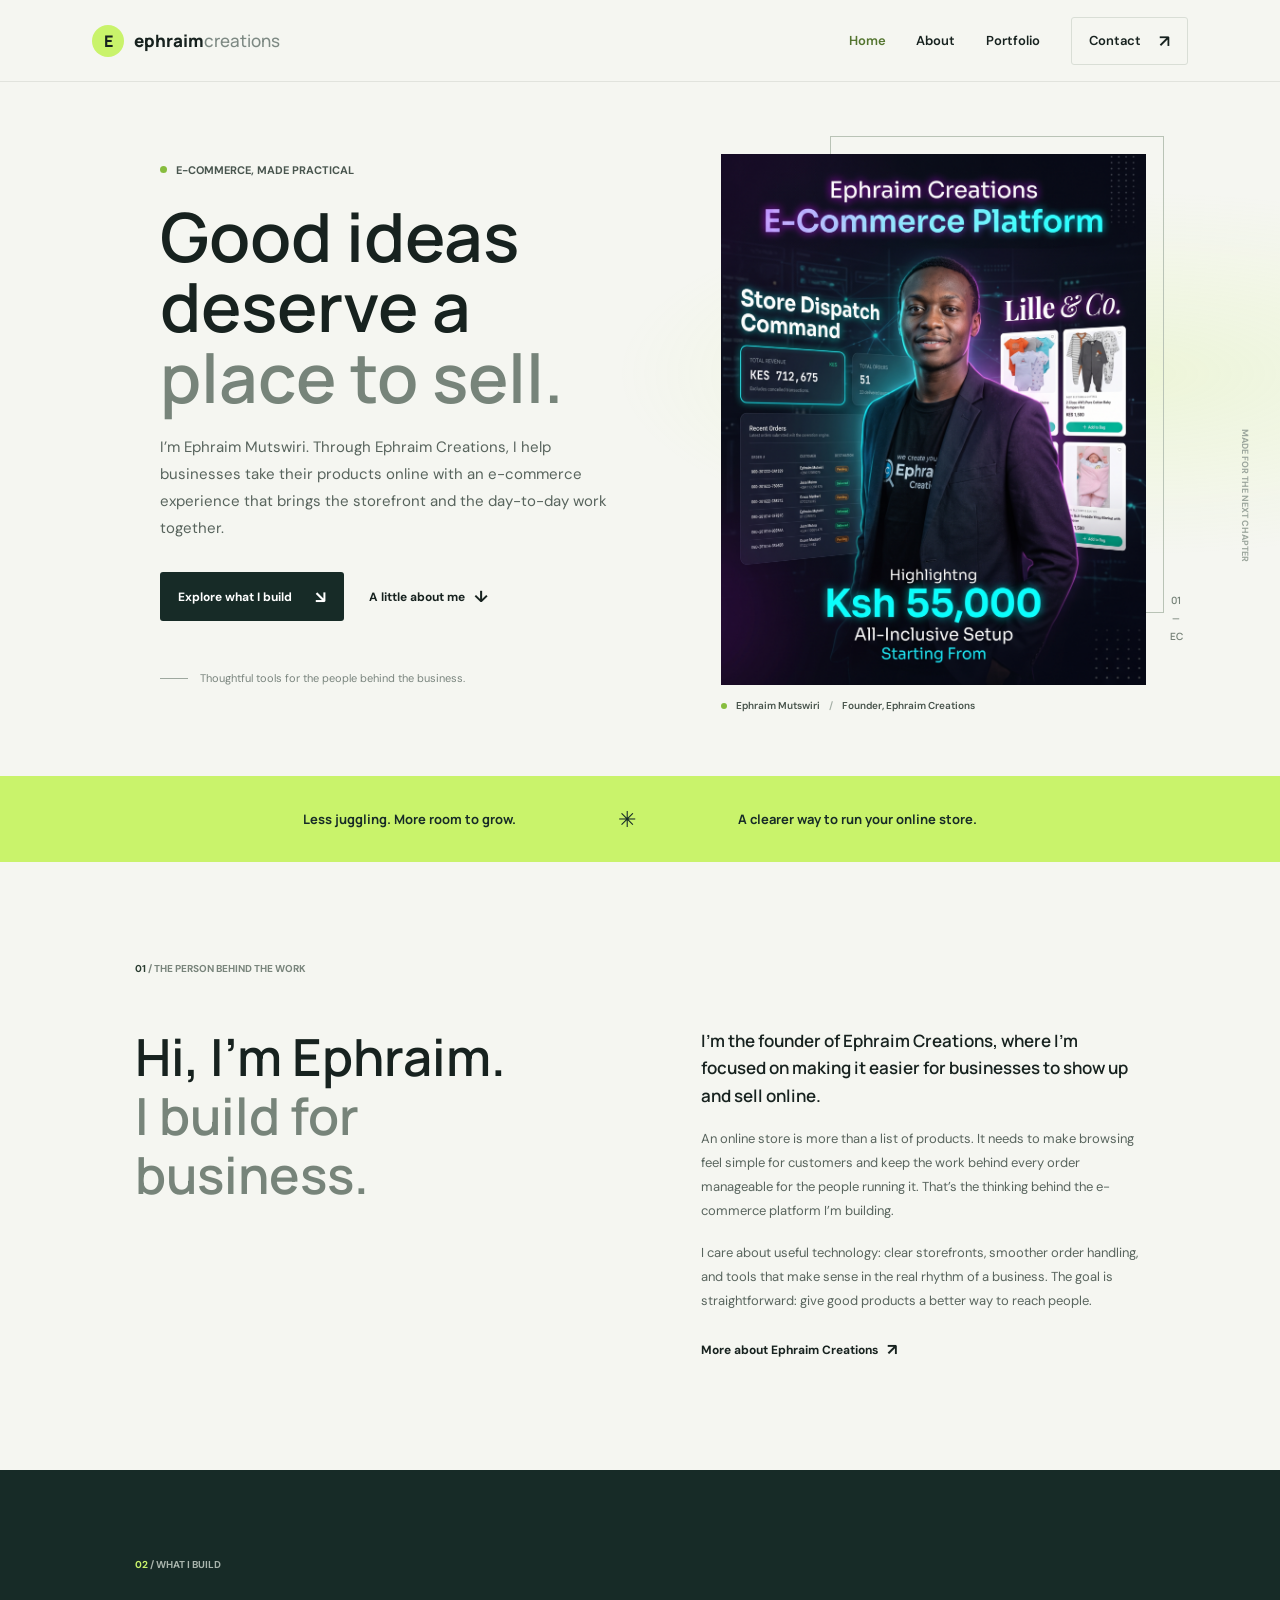
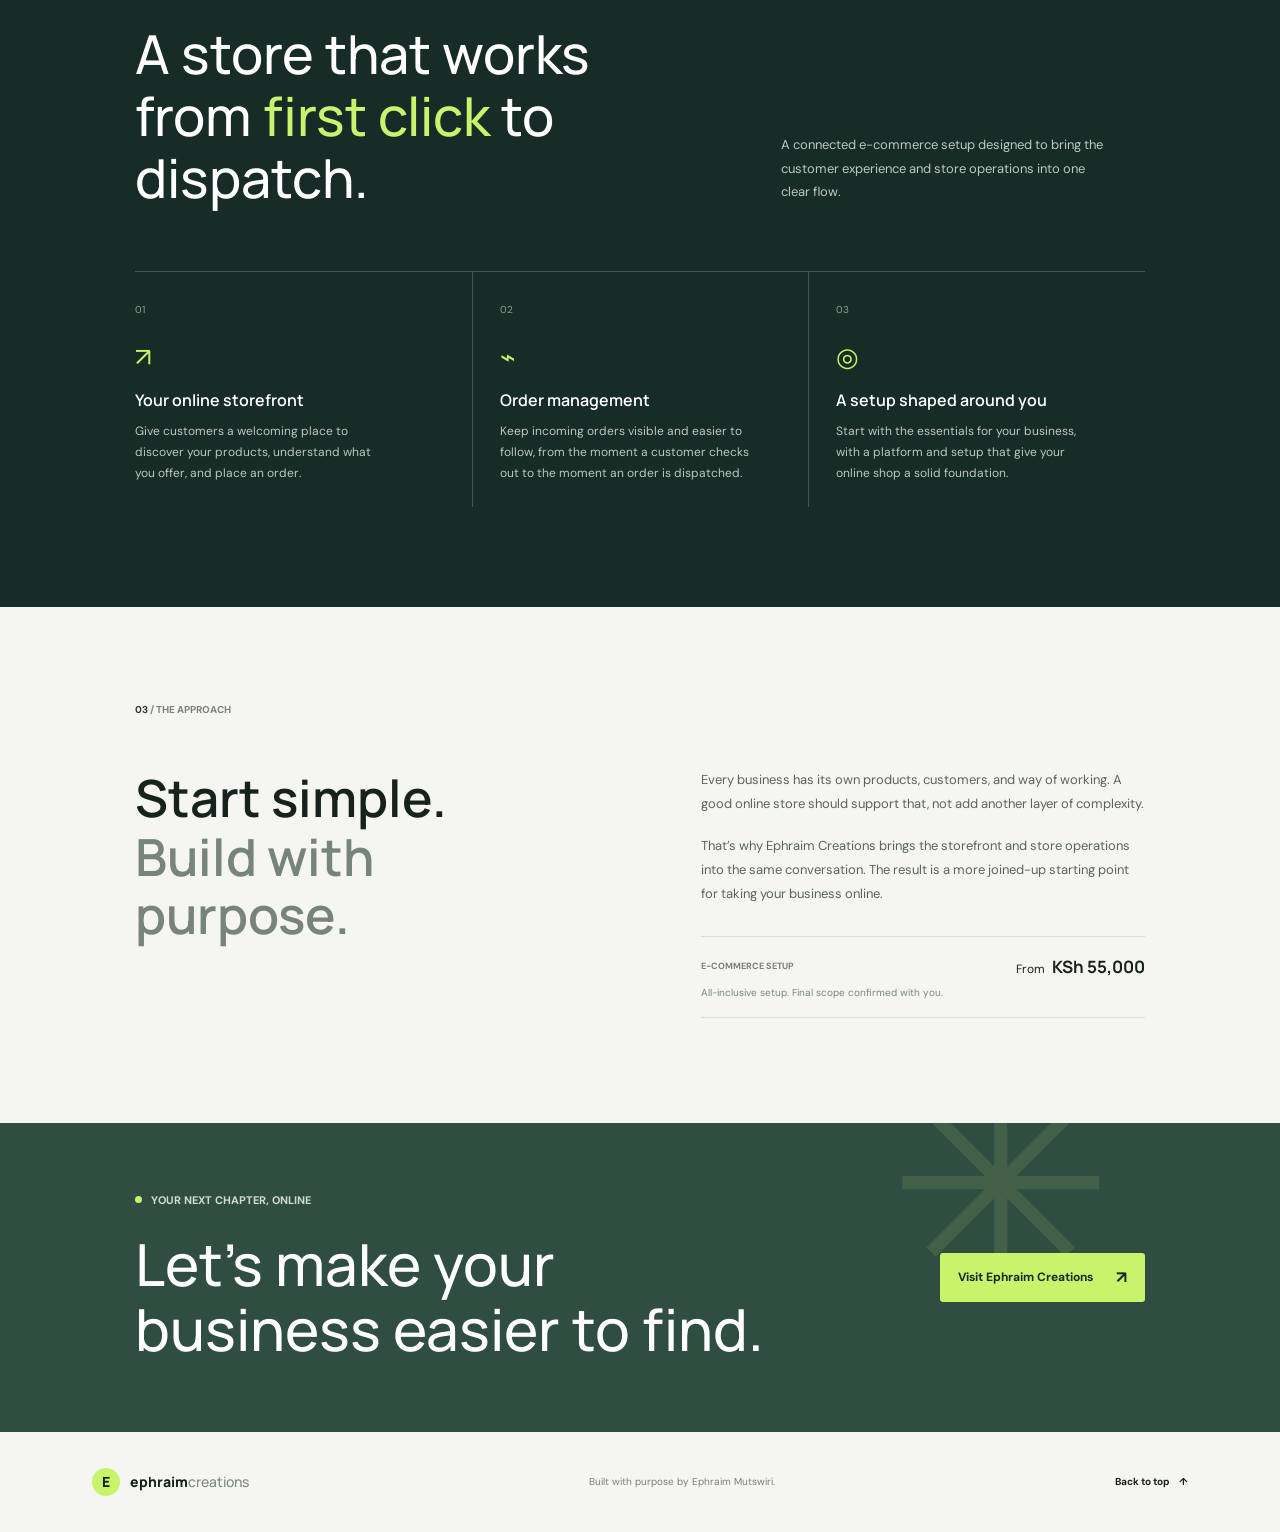
<file: index.html>
<!DOCTYPE html>
<html lang="en">
<head>
    <meta charset="UTF-8">
    <meta name="viewport" content="width=device-width, initial-scale=1.0">
    <meta name="theme-color" content="#f5f6f1">
    <meta name="description" content="Ephraim Creations builds practical e-commerce experiences for businesses ready to sell online.">
    <title>Ephraim Creations | E-commerce made practical</title>
    <link rel="preconnect" href="https://fonts.googleapis.com">
    <link rel="preconnect" href="https://fonts.gstatic.com" crossorigin>
    <link href="https://fonts.googleapis.com/css2?family=DM+Sans:wght@400;500;600;700&family=Manrope:wght@400;500;600;700;800&display=swap" rel="stylesheet">
    <link rel="stylesheet" href="./css/styles.css">
    
</head>
<body>
    <header class="site-header" id="page-top">
        <a class="wordmark" href="./" aria-label="Ephraim Creations home">
            <span class="wordmark-mark" aria-hidden="true">E</span>
            <span>ephraim<span class="wordmark-light">creations</span></span>
        </a>
        <button class="menu-toggle" type="button" aria-expanded="false" aria-controls="site-nav" aria-label="Open navigation">
            <span></span>
            <span></span>
        </button>
        <nav class="site-nav" id="site-nav" aria-label="Main navigation">
            <a href="./" aria-current="page">Home</a>
            <a href="./about/">About</a>
            <a href="./portfolio/">Portfolio</a>
            <a class="nav-contact" href="./contact/">Contact <span aria-hidden="true">↗</span></a>
        </nav>
    </header>
    <main>
        <section class="hero" id="home">
            <div class="hero-copy">
                <p class="eyebrow"><span class="eyebrow-dot"></span> E-commerce, made practical</p>
                <h1>Good ideas deserve a <span>place to sell.</span></h1>
                <p class="hero-intro">I’m Ephraim Mutswiri. Through Ephraim Creations, I help businesses take their products online with an e-commerce experience that brings the storefront and the day-to-day work together.</p>
                <div class="hero-actions">
                    <a class="button button-dark" href="#what-i-build">Explore what I build <span aria-hidden="true">↘</span></a>
                    <a class="text-link" href="#about">A little about me <span aria-hidden="true">↓</span></a>
                </div>
                <div class="hero-note"><span class="note-line"></span><span>Thoughtful tools for the people behind the business.</span></div>
            </div>
            <figure class="hero-portrait">
                <img src="./images/Eph.jpg" alt="Ephraim Mutswiri presenting the Ephraim Creations e-commerce platform">
                <figcaption><span class="caption-dot"></span> Ephraim Mutswiri <span class="caption-divider">/</span> Founder, Ephraim Creations</figcaption>
                <span class="portrait-index" aria-hidden="true">01<br>—<br>EC</span>
            </figure>
            <span class="hero-side-note" aria-hidden="true">MADE FOR THE NEXT CHAPTER</span>
        </section>
        <section class="intro-strip" aria-label="Studio introduction">
            <p>Less juggling. More room to grow.</p>
            <span class="strip-mark" aria-hidden="true">✳</span>
            <p>A clearer way to run your online store.</p>
        </section>
        <section class="about section-wrap" id="about">
            <div class="section-label"><span>01</span> / THE PERSON BEHIND THE WORK</div>
            <div class="about-grid">
                <h2>Hi, I’m Ephraim.<br><span>I build for business.</span></h2>
                <div class="about-copy">
                    <p class="about-lead">I’m the founder of Ephraim Creations, where I’m focused on making it easier for businesses to show up and sell online.</p>
                    <p>An online store is more than a list of products. It needs to make browsing feel simple for customers and keep the work behind every order manageable for the people running it. That’s the thinking behind the e-commerce platform I’m building.</p>
                    <p>I care about useful technology: clear storefronts, smoother order handling, and tools that make sense in the real rhythm of a business. The goal is straightforward: give good products a better way to reach people.</p>
                    <a class="text-link about-link" href="https://ephraimcreations.com" target="_blank" rel="noreferrer">More about Ephraim Creations <span aria-hidden="true">↗</span></a>
                </div>
            </div>
        </section>
        <section class="build-section" id="what-i-build">
            <div class="section-wrap">
                <div class="section-label section-label-light"><span>02</span> / WHAT I BUILD</div>
                <div class="build-heading">
                    <h2>A store that works<br>from <em>first click</em> to dispatch.</h2>
                    <p>A connected e-commerce setup designed to bring the customer experience and store operations into one clear flow.</p>
                </div>
                <div class="feature-grid">
                    <article class="feature-item">
                        <span class="feature-number">01</span>
                        <div class="feature-icon" aria-hidden="true">↗</div>
                        <h3>Your online storefront</h3>
                        <p>Give customers a welcoming place to discover your products, understand what you offer, and place an order.</p>
                    </article>
                    <article class="feature-item">
                        <span class="feature-number">02</span>
                        <div class="feature-icon" aria-hidden="true">⌁</div>
                        <h3>Order management</h3>
                        <p>Keep incoming orders visible and easier to follow, from the moment a customer checks out to the moment an order is dispatched.</p>
                    </article>
                    <article class="feature-item">
                        <span class="feature-number">03</span>
                        <div class="feature-icon" aria-hidden="true">◎</div>
                        <h3>A setup shaped around you</h3>
                        <p>Start with the essentials for your business, with a platform and setup that give your online shop a solid foundation.</p>
                    </article>
                </div>
            </div>
        </section>
        <section class="approach section-wrap">
            <div class="section-label"><span>03</span> / THE APPROACH</div>
            <div class="approach-grid">
                <h2>Start simple.<br><span>Build with purpose.</span></h2>
                <div class="approach-copy">
                    <p>Every business has its own products, customers, and way of working. A good online store should support that, not add another layer of complexity.</p>
                    <p>That’s why Ephraim Creations brings the storefront and store operations into the same conversation. The result is a more joined-up starting point for taking your business online.</p>
                    <div class="price-note"><span class="price-label">E-COMMERCE SETUP</span><span class="price-amount">From <strong>KSh 55,000</strong></span><span class="price-detail">All-inclusive setup. Final scope confirmed with you.</span></div>
                </div>
            </div>
        </section>
        <section class="contact-band">
            <div class="contact-inner">
                <div>
                    <p class="eyebrow"><span class="eyebrow-dot"></span> YOUR NEXT CHAPTER, ONLINE</p>
                    <h2>Let’s make your<br>business easier to find.</h2>
                </div>
                <a class="button button-light" href="https://ephraimcreations.com" target="_blank" rel="noreferrer">Visit Ephraim Creations <span aria-hidden="true">↗</span></a>
            </div>
            <span class="contact-spark" aria-hidden="true">✳</span>
        </section>
    </main>
    <footer class="site-footer">
        <a class="wordmark footer-wordmark" href="./">
            <span class="wordmark-mark" aria-hidden="true">E</span>
            <span>ephraim<span class="wordmark-light">creations</span></span>
        </a>
        <p>Built with purpose by Ephraim Mutswiri.</p>
        <a class="footer-top" href="#page-top">Back to top <span aria-hidden="true">↑</span></a>
    </footer>
</body>
<script src="./js/script.js" defer></script>
</html>
</file>
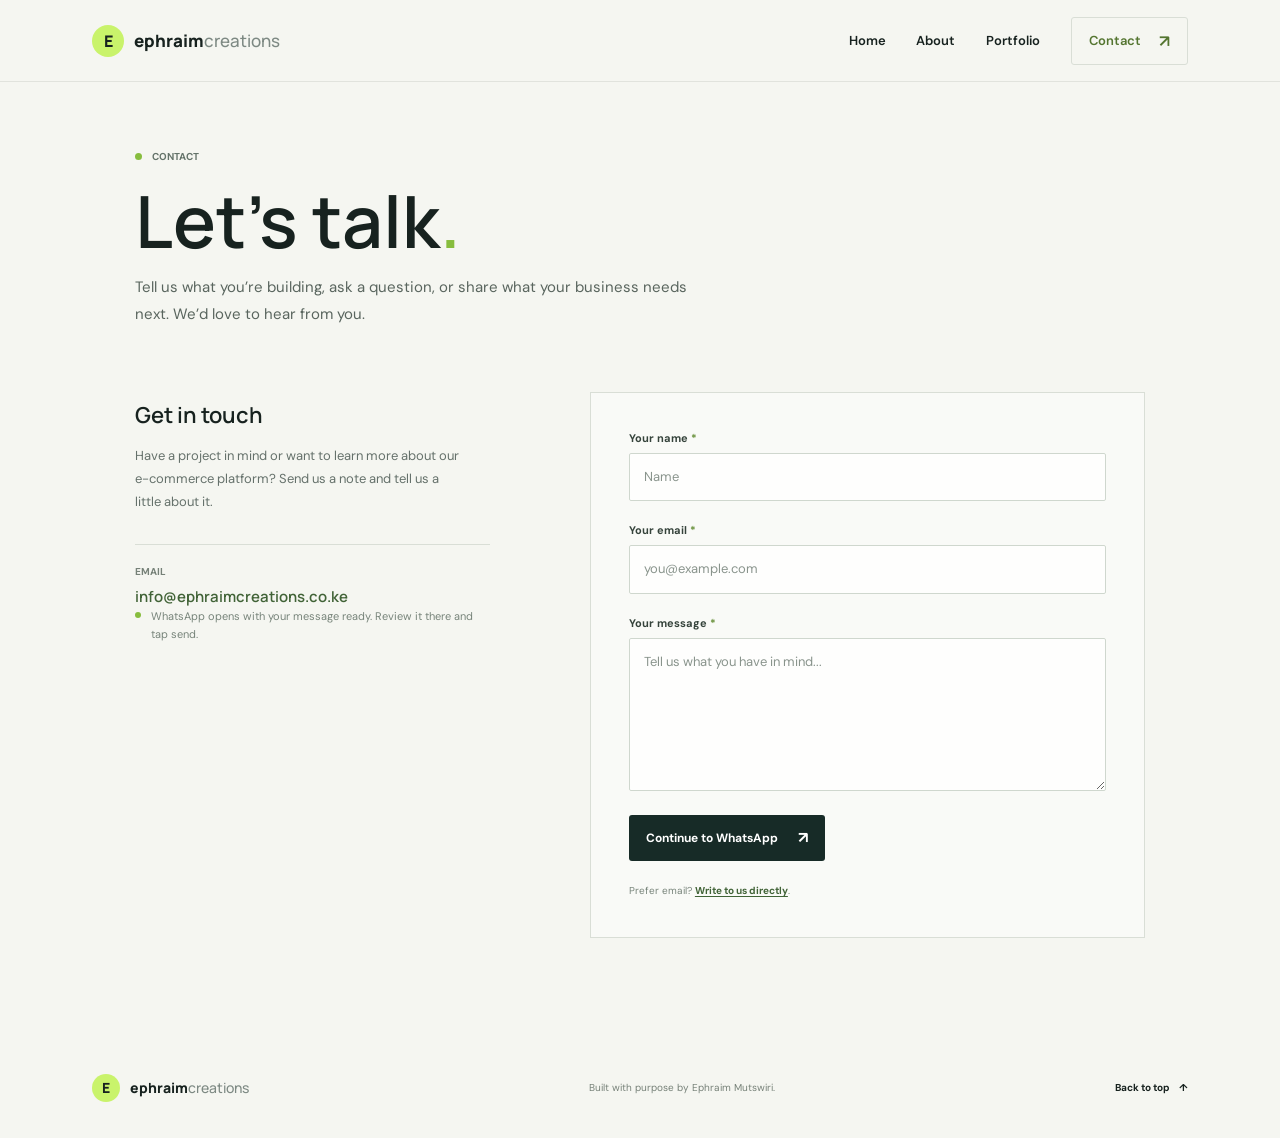
<file: contact/index.html>
<!DOCTYPE html>
<html lang="en">
<head>
    <meta charset="UTF-8">
    <meta name="viewport" content="width=device-width, initial-scale=1.0">
    <meta name="theme-color" content="#f5f6f1">
    <meta name="description" content="Ephraim Creations builds practical e-commerce experiences for businesses ready to sell online.">
    <title>Contact | Ephraim Creations</title>
    <link rel="preconnect" href="https://fonts.googleapis.com">
    <link rel="preconnect" href="https://fonts.gstatic.com" crossorigin>
    <link href="https://fonts.googleapis.com/css2?family=DM+Sans:wght@400;500;600;700&family=Manrope:wght@400;500;600;700;800&display=swap" rel="stylesheet">
    <link rel="stylesheet" href="../css/styles.css">
    <link rel="stylesheet" href="../css/contact.css">
</head>
<body>
    <header class="site-header" id="page-top">
        <a class="wordmark" href="../" aria-label="Ephraim Creations home">
            <span class="wordmark-mark" aria-hidden="true">E</span>
            <span>ephraim<span class="wordmark-light">creations</span></span>
        </a>
        <button class="menu-toggle" type="button" aria-expanded="false" aria-controls="site-nav" aria-label="Open navigation">
            <span></span>
            <span></span>
        </button>
        <nav class="site-nav" id="site-nav" aria-label="Main navigation">
            <a href="../">Home</a>
            <a href="../about/">About</a>
            <a href="../portfolio/">Portfolio</a>
            <a class="nav-contact" href="../contact/" aria-current="page">Contact <span aria-hidden="true">↗</span></a>
        </nav>
    </header>

    <main class="contact-page">
        <section class="contact-intro" aria-labelledby="contact-title">
            <p class="contact-eyebrow"><span aria-hidden="true"></span> Contact</p>
            <h1 id="contact-title">Let’s talk<span>.</span></h1>
            <p class="contact-intro-copy">Tell us what you’re building, ask a question, or share what your business needs next. We’d love to hear from you.</p>
        </section>

        <section class="contact-layout" aria-label="Contact Ephraim Creations">
            <div class="contact-details">
                <h2>Get in touch</h2>
                <p class="contact-details-copy">Have a project in mind or want to learn more about our e-commerce platform? Send us a note and tell us a little about it.</p>
                <div class="contact-email-block">
                    <span class="contact-detail-label">Email</span>
                    <a href="mailto:info@ephraimcreations.co.ke">info@ephraimcreations.co.ke</a>
                </div>
                <p class="contact-note"><span aria-hidden="true"></span> WhatsApp opens with your message ready. Review it there and tap send.</p>
            </div>

            <form class="contact-form" id="contact-form" action="https://wa.me/254112268873" method="get" target="_blank">
                <input type="hidden" name="text" value="Hello Ephraim Creations, I would like to get in touch.">
                <div class="contact-field">
                    <label for="contact-name">Your name <span aria-hidden="true">*</span></label>
                    <input id="contact-name" name="name" type="text" autocomplete="name" placeholder="Name" maxlength="120" required>
                </div>
                <div class="contact-field">
                    <label for="contact-email">Your email <span aria-hidden="true">*</span></label>
                    <input id="contact-email" name="email" type="email" autocomplete="email" placeholder="you@example.com" maxlength="254" required>
                </div>
                <div class="contact-field">
                    <label for="contact-message">Your message <span aria-hidden="true">*</span></label>
                    <textarea id="contact-message" name="message" placeholder="Tell us what you have in mind..." rows="6" maxlength="5000" required></textarea>
                </div>
                <div class="contact-form-bottom">
                    <button class="contact-submit" type="submit">Continue to WhatsApp <span aria-hidden="true">↗</span></button>
                    <p class="contact-form-status" id="contact-form-status" aria-live="polite" role="status"></p>
                </div>
                <p class="contact-fallback">Prefer email? <a href="mailto:info@ephraimcreations.co.ke">Write to us directly</a>.</p>
            </form>
        </section>
    </main>
  

        <footer class="site-footer">
        <a class="wordmark footer-wordmark" href="../">
            <span class="wordmark-mark" aria-hidden="true">E</span>
            <span>ephraim<span class="wordmark-light">creations</span></span>
        </a>
        <p>Built with purpose by Ephraim Mutswiri.</p>
        <a class="footer-top" href="#page-top">Back to top <span aria-hidden="true">↑</span></a>
    </footer>
</body>
<script src="../js/script.js" defer></script>
<script src="../js/contact.js" defer></script>
</html>
</file>
<file: css/styles.css>
:root {
   color-scheme: light;
   --paper: #f5f6f1;
   --ink: #17221f;
   --muted: #65716b;
   --line: #d9ded6;
   --green: #c9f36b;
   --deep: #172b27;
   --white: #fff;
   font-family: "DM Sans", sans-serif;
   color: var(--ink);
   background: var(--paper);
   font-synthesis: none;
   text-rendering: optimizeLegibility;
   -webkit-font-smoothing: antialiased;
}

* { box-sizing: border-box; }
html { scroll-behavior: smooth; }
body { margin: 0; min-width: 320px; }
a { color: inherit; text-decoration: none; }
button { font: inherit; }

.site-header {
   min-height: 82px;
   padding: 0 7.2%;
   display: flex;
   align-items: center;
   justify-content: space-between;
   border-bottom: 1px solid rgba(23, 34, 31, .09);
}
.wordmark { display: inline-flex; align-items: center; gap: 10px; font: 800 17px "Manrope", sans-serif; letter-spacing: 0; }
.wordmark-mark { display: grid; place-items: center; width: 32px; height: 32px; border-radius: 50%; background: var(--green); font-size: 16px; }
.wordmark-light { color: #7d8983; font-weight: 500; }
.site-nav { display: flex; align-items: center; gap: clamp(18px, 2.4vw, 32px); font-size: 13px; font-weight: 600; }
.site-nav a:not(.nav-contact) { transition: color .2s ease; }
.site-nav a:not(.nav-contact):hover, .site-nav a[aria-current="page"], .text-link:hover { color: #547530; }
.nav-contact { display: inline-flex; gap: 18px; align-items: center; padding: 12px 17px; border: 1px solid var(--line); border-radius: 3px; }
.nav-contact span { font-size: 17px; }
.menu-toggle { display: none; }

.hero {
   position: relative;
   min-height: 640px;
   padding: 72px 10.5% 64px 12.5%;
   display: grid;
   grid-template-columns: 1fr .88fr;
   align-items: center;
   gap: 7%;
   overflow: hidden;
   background: radial-gradient(ellipse at 88% 42%, rgba(201, 243, 107, .18), transparent 32%), var(--paper);
}
.hero-copy { position: relative; z-index: 1; max-width: 530px; padding-bottom: 18px; animation: rise-in .7s ease both; }
.eyebrow { display: flex; align-items: center; gap: 9px; margin: 0 0 24px; color: #49564f; font-size: 11px; font-weight: 700; letter-spacing: 0; text-transform: uppercase; }
.eyebrow-dot, .caption-dot { width: 7px; height: 7px; border-radius: 50%; background: #87bd3e; }
h1, h2, h3, p, figure { margin-top: 0; }
h1, h2, h3 { font-family: "Manrope", sans-serif; }
.hero h1 { max-width: 590px; margin-bottom: 22px; font-size: clamp(48px, 5.3vw, 76px); line-height: 1.04; font-weight: 600; letter-spacing: 0; }
.hero h1 span, .about h2 span, .approach h2 span { color: #77847a; }
.hero-intro { max-width: 470px; margin-bottom: 30px; color: #58645d; font-size: 15px; line-height: 1.8; }
.hero-actions { display: flex; flex-wrap: wrap; align-items: center; gap: 25px; }
.button { min-height: 49px; display: inline-flex; justify-content: center; align-items: center; gap: 23px; padding: 0 18px; border-radius: 3px; font-size: 12px; font-weight: 700; transition: transform .2s ease, background .2s ease; }
.button:hover { transform: translateY(-2px); }
.button-dark { color: var(--white); background: var(--deep); }
.button-dark:hover { background: #29443c; }
.button span { font-size: 17px; }
.text-link { display: inline-flex; align-items: center; gap: 9px; font-size: 12px; font-weight: 700; transition: color .2s ease; }
.text-link span { font-size: 16px; }
.hero-note { display: flex; align-items: center; gap: 12px; margin-top: 50px; color: #7a857e; font-size: 11px; }
.note-line { width: 28px; height: 1px; background: #9ea89f; }
.hero-portrait { position: relative; justify-self: end; width: min(100%, 425px); margin: 0; animation: rise-in .8s .12s ease both; }
.hero-portrait::before { content: ""; position: absolute; z-index: -1; top: -18px; right: -18px; width: 78%; height: 85%; border: 1px solid #b9c3b6; }
.hero-portrait img { display: block; width: 100%; aspect-ratio: 4 / 5; object-fit: cover; object-position: center 28%; }
.hero-portrait figcaption { display: flex; align-items: center; gap: 9px; padding-top: 14px; color: #47534b; font-size: 10px; font-weight: 600; }
.caption-dot { width: 6px; height: 6px; }
.caption-divider { color: #a4aea5; }
.portrait-index { position: absolute; right: -37px; bottom: 67px; color: #758177; font: 600 10px/1.8 "Manrope", sans-serif; text-align: center; }
.hero-side-note { position: absolute; top: 50%; right: 2.3%; writing-mode: vertical-rl; color: #9ca69d; font-size: 9px; font-weight: 700; letter-spacing: 0; }

.intro-strip { min-height: 86px; display: flex; align-items: center; justify-content: center; gap: clamp(30px, 8vw, 118px); padding: 18px; color: var(--deep); background: var(--green); }
.intro-strip p { margin: 0; font: 700 13px "Manrope", sans-serif; }
.strip-mark { font-size: 22px; }
.section-wrap { width: min(100% - 48px, 1010px); margin: 0 auto; }
.about { padding-top: 100px; padding-bottom: 110px; }
.section-label { margin-bottom: 52px; color: #78847b; font-size: 10px; font-weight: 700; letter-spacing: 0; }
.section-label span { color: #293c30; }
.about-grid, .approach-grid { display: grid; grid-template-columns: 1fr 1fr; gap: 12%; }
.about h2, .approach h2 { margin: 0; font-size: clamp(34px, 4vw, 52px); line-height: 1.15; font-weight: 600; letter-spacing: 0; }
.about-copy { max-width: 465px; }
.about-copy p, .approach-copy > p { margin-bottom: 18px; color: #59655e; font-size: 13px; line-height: 1.85; }
.about-copy .about-lead { color: var(--ink); font: 600 17px/1.6 "Manrope", sans-serif; }
.about-link { margin-top: 8px; }

.build-section { padding: 88px 0 100px; color: var(--white); background: var(--deep); }
.section-label-light { color: #a9b5ad; }
.section-label-light span { color: var(--green); }
.build-heading { display: grid; grid-template-columns: 1.2fr .8fr; gap: 10%; align-items: end; margin-bottom: 62px; }
.build-heading h2 { margin: 0; font-size: clamp(36px, 4.2vw, 54px); line-height: 1.15; font-weight: 500; }
.build-heading h2 em { color: var(--green); font-style: normal; }
.build-heading > p { max-width: 330px; margin: 0 0 5px; color: #bdc8c0; font-size: 13px; line-height: 1.8; }
.feature-grid { display: grid; grid-template-columns: repeat(3, 1fr); border-top: 1px solid rgba(255, 255, 255, .2); }
.feature-item { position: relative; min-height: 235px; padding: 25px 27px 12px 0; }
.feature-item + .feature-item { padding-left: 27px; border-left: 1px solid rgba(255, 255, 255, .2); }
.feature-number { color: #91a198; font-size: 10px; }
.feature-icon { margin: 22px 0 15px; color: var(--green); font-size: 26px; }
.feature-item h3 { margin-bottom: 10px; font-size: 16px; font-weight: 600; }
.feature-item p { max-width: 255px; margin: 0; color: #bdc8c0; font-size: 12px; line-height: 1.75; }

.approach { padding-top: 96px; padding-bottom: 105px; }
.approach-grid { align-items: start; }
.approach-copy { max-width: 465px; }
.price-note { display: grid; grid-template-columns: 1fr auto; gap: 8px 20px; margin-top: 30px; padding: 18px 0; border-top: 1px solid var(--line); border-bottom: 1px solid var(--line); }
.price-label { align-self: center; color: #768178; font-size: 9px; font-weight: 700; }
.price-amount { font-size: 12px; }
.price-amount strong { margin-left: 4px; font: 700 17px "Manrope", sans-serif; }
.price-detail { grid-column: 1 / -1; color: #7a857e; font-size: 10px; }

.contact-band { position: relative; overflow: hidden; padding: 70px max(24px, calc((100vw - 1010px) / 2)); color: var(--white); background: #304d42; }
.contact-inner { position: relative; z-index: 1; display: flex; align-items: center; justify-content: space-between; gap: 25px; }
.contact-band .eyebrow { color: #d1dccf; }
.contact-band .eyebrow-dot { background: var(--green); }
.contact-band h2 { margin: 0; font-size: clamp(36px, 4.6vw, 58px); line-height: 1.13; font-weight: 500; }
.button-light { color: var(--deep); background: var(--green); }
.button-light:hover { background: #d7fa93; }
.contact-spark { position: absolute; right: 13%; top: -69px; color: rgba(201, 243, 107, .11); font-size: 270px; line-height: 1; }

.site-footer { min-height: 100px; display: flex; align-items: center; justify-content: space-between; gap: 20px; padding: 20px 7.2%; background: var(--paper); }
.site-footer p { margin: 0; color: #768178; font-size: 10px; }
.footer-wordmark { font-size: 14px; }
.footer-wordmark .wordmark-mark { width: 28px; height: 28px; font-size: 14px; }
.footer-top { display: inline-flex; gap: 9px; align-items: center; font-size: 10px; font-weight: 700; }

@keyframes rise-in { from { opacity: 0; transform: translateY(14px); } to { opacity: 1; transform: translateY(0); } }
@media (prefers-reduced-motion: reduce) { *, *::before, *::after { scroll-behavior: auto !important; animation-duration: .01ms !important; animation-iteration-count: 1 !important; transition-duration: .01ms !important; } }

@media (max-width: 760px) {
   .site-header { position: relative; z-index: 5; min-height: 70px; padding: 0 24px; }
   .menu-toggle { position: relative; z-index: 6; width: 42px; height: 42px; display: flex; flex-direction: column; justify-content: center; gap: 6px; align-items: center; border: 1px solid var(--line); border-radius: 3px; background: transparent; cursor: pointer; }
   .menu-toggle span { width: 17px; height: 1.5px; background: var(--ink); transition: transform .2s ease; }
   .menu-toggle[aria-expanded="true"] span:first-child { transform: translateY(3.75px) rotate(45deg); }
   .menu-toggle[aria-expanded="true"] span:last-child { transform: translateY(-3.75px) rotate(-45deg); }
   .site-nav { position: fixed; z-index: 5; inset: 0 auto auto 0; width: 100vw; height: 100vh; display: flex; flex-direction: column; align-items: stretch; gap: 0; padding: 92px 24px 24px; background: var(--paper); transform: translateX(-100%); visibility: hidden; pointer-events: none; transition: transform .35s ease, visibility 0s linear .35s; }
   .site-nav.is-open { transform: translateX(0); visibility: visible; pointer-events: auto; transition: transform .35s ease, visibility 0s; }
   .site-nav > a { padding: 14px 0; border-bottom: 1px solid var(--line); }
   .site-nav .nav-contact { justify-content: space-between; margin-top: 12px; padding: 13px; border: 1px solid var(--line); }
   .hero { min-height: 0; padding: 65px 8% 54px; grid-template-columns: 1fr; gap: 48px; }
   .hero-copy { max-width: 600px; }
   .hero h1 { max-width: 520px; font-size: clamp(48px, 11vw, 70px); }
   .hero-portrait { justify-self: center; width: min(83%, 380px); margin-right: 14px; }
   .hero-side-note { display: none; }
   .hero-note { margin-top: 36px; }
   .intro-strip { gap: 18px; }
   .intro-strip p { max-width: 155px; font-size: 11px; line-height: 1.5; }
   .intro-strip p:last-child { text-align: right; }
   .section-wrap { width: min(100% - 48px, 600px); }
   .about, .approach { padding-top: 72px; padding-bottom: 76px; }
   .section-label { margin-bottom: 35px; }
   .about-grid, .approach-grid, .build-heading { grid-template-columns: 1fr; gap: 28px; }
   .about h2, .approach h2 { font-size: clamp(36px, 9vw, 50px); }
   .build-section { padding: 70px 0 76px; }
   .build-heading { gap: 20px; margin-bottom: 43px; }
   .build-heading h2 { font-size: clamp(37px, 9vw, 52px); }
   .feature-grid { grid-template-columns: 1fr; }
   .feature-item, .feature-item + .feature-item { min-height: auto; padding: 22px 0 25px; border-left: 0; border-bottom: 1px solid rgba(255, 255, 255, .2); }
   .feature-icon { margin: 14px 0 10px; }
   .feature-item p { max-width: 420px; }
   .contact-band { padding: 56px 24px; }
   .contact-inner { align-items: flex-start; flex-direction: column; }
   .contact-band h2 { font-size: clamp(37px, 9vw, 52px); }
   .contact-spark { right: -60px; top: -18px; font-size: 190px; }
   .site-footer { flex-wrap: wrap; padding: 25px 24px; }
}

@media (max-width: 430px) {
   .hero { padding-right: 24px; padding-left: 24px; }
   .hero-actions { align-items: flex-start; flex-direction: column; gap: 19px; }
   .hero-note { align-items: flex-start; font-size: 10px; line-height: 1.5; }
   .intro-strip { justify-content: space-between; gap: 12px; }
   .strip-mark { font-size: 17px; }
   .section-wrap { width: calc(100% - 40px); }
   .price-note { grid-template-columns: 1fr; }
   .price-amount strong { font-size: 16px; }
   .price-detail { grid-column: auto; }
   .site-footer { align-items: flex-start; flex-direction: column; }
}
</file>
<file: css/contact.css>
.contact-page {
	width: min(100% - 48px, 1010px);
	margin: 0 auto;
	padding: 68px 0 100px;
}

.contact-page h1,
.contact-page h2,
.contact-page p {
	margin-top: 0;
}

.contact-page h1,
.contact-page h2 {
	font-family: "Manrope", sans-serif;
	letter-spacing: 0;
}

.contact-intro {
	max-width: 650px;
	animation: rise-in .65s ease both;
}

.contact-eyebrow {
	display: flex;
	align-items: center;
	gap: 10px;
	margin-bottom: 20px;
	color: #64736a;
	font-size: 10px;
	font-weight: 700;
	text-transform: uppercase;
}

.contact-eyebrow span {
	width: 7px;
	height: 7px;
	border-radius: 50%;
	background: #87bd3e;
}

.contact-intro h1 {
	margin-bottom: 15px;
	font-size: clamp(48px, 6vw, 72px);
	font-weight: 600;
	line-height: 1.05;
}

.contact-intro h1 span {
	color: #87bd3e;
}

.contact-intro-copy {
	max-width: 560px;
	margin-bottom: 0;
	color: #59655e;
	font-size: 15px;
	line-height: 1.8;
}

.contact-layout {
	display: grid;
	grid-template-columns: minmax(0, .78fr) minmax(0, 1.22fr);
	align-items: start;
	gap: clamp(42px, 8vw, 100px);
	margin-top: 64px;
}

.contact-details {
	padding-top: 8px;
}

.contact-details h2 {
	margin-bottom: 14px;
	font-size: 22px;
	font-weight: 600;
}

.contact-details-copy {
	max-width: 330px;
	margin-bottom: 30px;
	color: #65716b;
	font-size: 13px;
	line-height: 1.8;
}

.contact-email-block {
	display: grid;
	gap: 8px;
	padding-top: 20px;
	border-top: 1px solid var(--line);
}

.contact-detail-label {
	color: #768178;
	font-size: 10px;
	font-weight: 700;
	text-transform: uppercase;
}

.contact-email-block a {
	width: fit-content;
	color: #416337;
	font: 600 15px "Manrope", sans-serif;
	overflow-wrap: anywhere;
}

.contact-email-block a:hover,
.contact-fallback a:hover {
	text-decoration: underline;
	text-underline-offset: 3px;
}

.contact-note {
	display: flex;
	align-items: flex-start;
	gap: 10px;
	margin-top: 26px;
	color: #77847a;
	font-size: 11px;
	line-height: 1.7;
}

.contact-note span {
	width: 6px;
	height: 6px;
	flex: 0 0 6px;
	margin-top: 5px;
	border-radius: 50%;
	background: #87bd3e;
}

.contact-form {
	display: grid;
	gap: 22px;
	padding: clamp(24px, 4vw, 38px);
	border: 1px solid #d9ded6;
	background: rgba(255, 255, 255, .42);
	animation: rise-in .7s .08s ease both;
}

.contact-field {
	display: grid;
	gap: 8px;
}

.contact-field label {
	color: #35433b;
	font-size: 11px;
	font-weight: 700;
}

.contact-field label span {
	color: #668f38;
}

.contact-field input,
.contact-field textarea {
	width: 100%;
	min-width: 0;
	border: 1px solid #cfd7ce;
	border-radius: 2px;
	padding: 13px 14px;
	color: var(--ink);
	background: rgba(255, 255, 255, .72);
	font: 400 13px/1.6 "DM Sans", sans-serif;
	transition: border-color .2s ease, box-shadow .2s ease, background .2s ease;
}

.contact-field textarea {
	min-height: 145px;
	resize: vertical;
}

.contact-field input::placeholder,
.contact-field textarea::placeholder {
	color: #89948c;
	opacity: 1;
}

.contact-field input:focus,
.contact-field textarea:focus {
	border-color: #6f9c43;
	outline: none;
	background: #fff;
	box-shadow: 0 0 0 3px rgba(135, 189, 62, .18);
}

.contact-field input:focus-visible,
.contact-field textarea:focus-visible,
.contact-submit:focus-visible,
.contact-fallback a:focus-visible,
.contact-email-block a:focus-visible {
	outline: 2px solid #416337;
	outline-offset: 3px;
}

.contact-form-bottom {
	display: flex;
	flex-wrap: wrap;
	align-items: center;
	gap: 15px 20px;
	margin-top: 2px;
}

.contact-submit {
	min-height: 46px;
	display: inline-flex;
	align-items: center;
	justify-content: center;
	gap: 20px;
	border: 0;
	border-radius: 3px;
	padding: 0 17px;
	color: #fff;
	background: var(--deep);
	font: 700 12px "DM Sans", sans-serif;
	cursor: pointer;
	transition: transform .2s ease, background .2s ease;
}

.contact-submit:hover {
	transform: translateY(-2px);
	background: #29443c;
}

.contact-submit span {
	font-size: 16px;
}

.contact-form-status {
	margin: 0;
	color: #52634e;
	font-size: 11px;
	line-height: 1.6;
}

.contact-fallback {
	margin: 0;
	color: #77847a;
	font-size: 10px;
	line-height: 1.6;
}

.contact-fallback a {
	color: #416337;
	font-weight: 700;
	text-decoration: underline;
	text-underline-offset: 2px;
}

@media (max-width: 760px) {
	.contact-page {
		width: min(100% - 48px, 600px);
		padding-top: 58px;
		padding-bottom: 76px;
	}

	.contact-intro h1 {
		font-size: clamp(48px, 10vw, 64px);
	}

	.contact-layout {
		grid-template-columns: 1fr;
		gap: 36px;
		margin-top: 42px;
	}

	.contact-details-copy {
		max-width: 500px;
	}

	.contact-email-block {
		max-width: 500px;
	}

	.contact-note {
		max-width: 430px;
	}
}

@media (max-width: 430px) {
	.contact-page {
		width: calc(100% - 40px);
		padding-top: 48px;
	}

	.contact-intro h1 {
		font-size: 46px;
	}

	.contact-intro-copy {
		font-size: 14px;
	}

	.contact-layout {
		gap: 30px;
		margin-top: 34px;
	}

	.contact-form {
		gap: 19px;
		padding: 20px 16px;
	}

	.contact-form-bottom {
		align-items: flex-start;
		flex-direction: column;
	}
}
</file>
